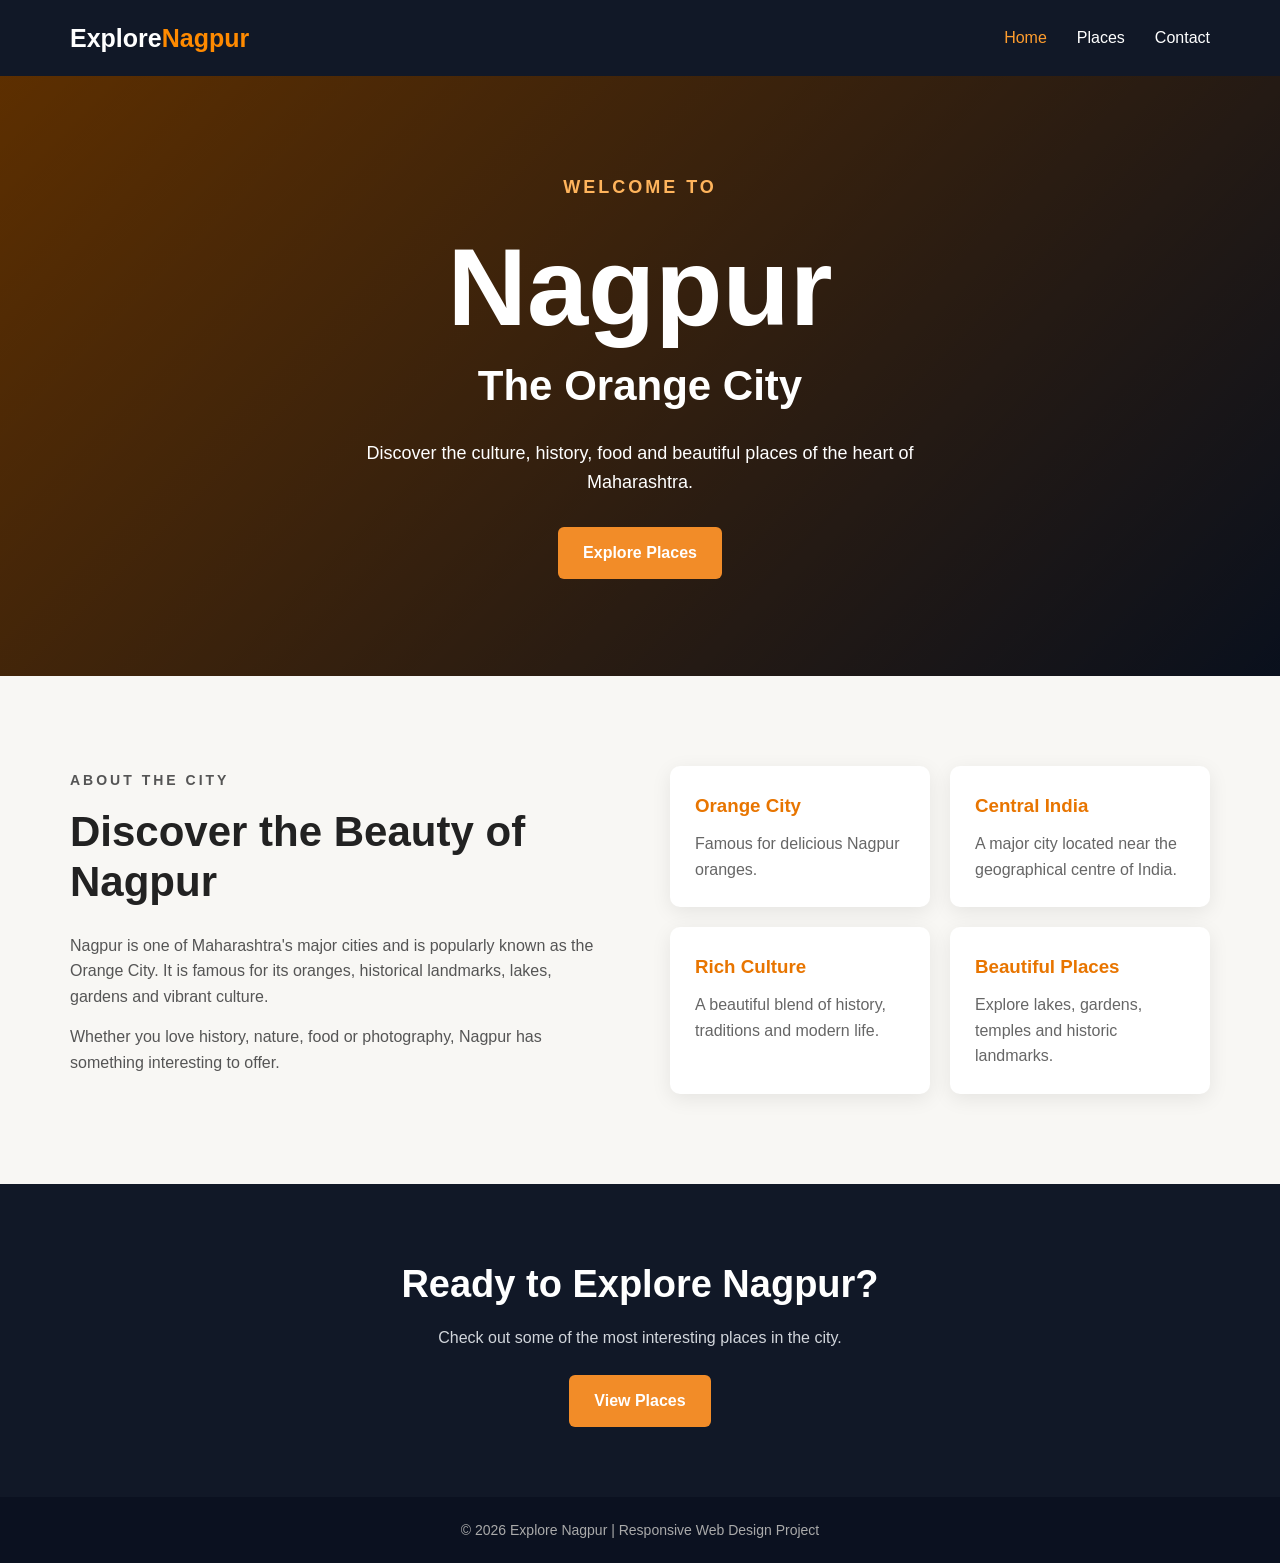
<file: index.html>
<!DOCTYPE html>
<html lang="en">
<head>
    <meta charset="UTF-8">
    <meta name="viewport" content="width=device-width, initial-scale=1.0">
    <title>Explore Nagpur | Home</title>
    <link rel="stylesheet" href="style.css">
</head>

<body>

<header>
    <nav class="navbar">
        <div class="logo">Explore<span>Nagpur</span></div>

        <ul class="nav-links">
            <li><a href="index.html" class="active">Home</a></li>
            <li><a href="places.html">Places</a></li>
            <li><a href="contact.html">Contact</a></li>
        </ul>
    </nav>
</header>

<main>

    <section class="hero">
        <div class="hero-content">
            <p class="small-title">WELCOME TO</p>
            <h1>Nagpur</h1>
            <h2>The Orange City</h2>
            <p>
                Discover the culture, history, food and beautiful places
                of the heart of Maharashtra.
            </p>

            <a href="places.html" class="btn">Explore Places</a>
        </div>
    </section>

    <section class="intro">
        <div class="intro-text">
            <p class="section-label">ABOUT THE CITY</p>
            <h2>Discover the Beauty of Nagpur</h2>

            <p>
                Nagpur is one of Maharashtra's major cities and is popularly
                known as the Orange City. It is famous for its oranges,
                historical landmarks, lakes, gardens and vibrant culture.
            </p>

            <p>
                Whether you love history, nature, food or photography,
                Nagpur has something interesting to offer.
            </p>
        </div>

        <div class="facts">
            <div class="fact-card">
                <h3>Orange City</h3>
                <p>Famous for delicious Nagpur oranges.</p>
            </div>

            <div class="fact-card">
                <h3>Central India</h3>
                <p>A major city located near the geographical centre of India.</p>
            </div>

            <div class="fact-card">
                <h3>Rich Culture</h3>
                <p>A beautiful blend of history, traditions and modern life.</p>
            </div>

            <div class="fact-card">
                <h3>Beautiful Places</h3>
                <p>Explore lakes, gardens, temples and historic landmarks.</p>
            </div>
        </div>
    </section>

    <section class="cta">
        <h2>Ready to Explore Nagpur?</h2>
        <p>Check out some of the most interesting places in the city.</p>
        <a href="places.html" class="btn">View Places</a>
    </section>

</main>

<footer>
    <p>© 2026 Explore Nagpur | Responsive Web Design Project</p>
</footer>

</body>
</html>
</file>
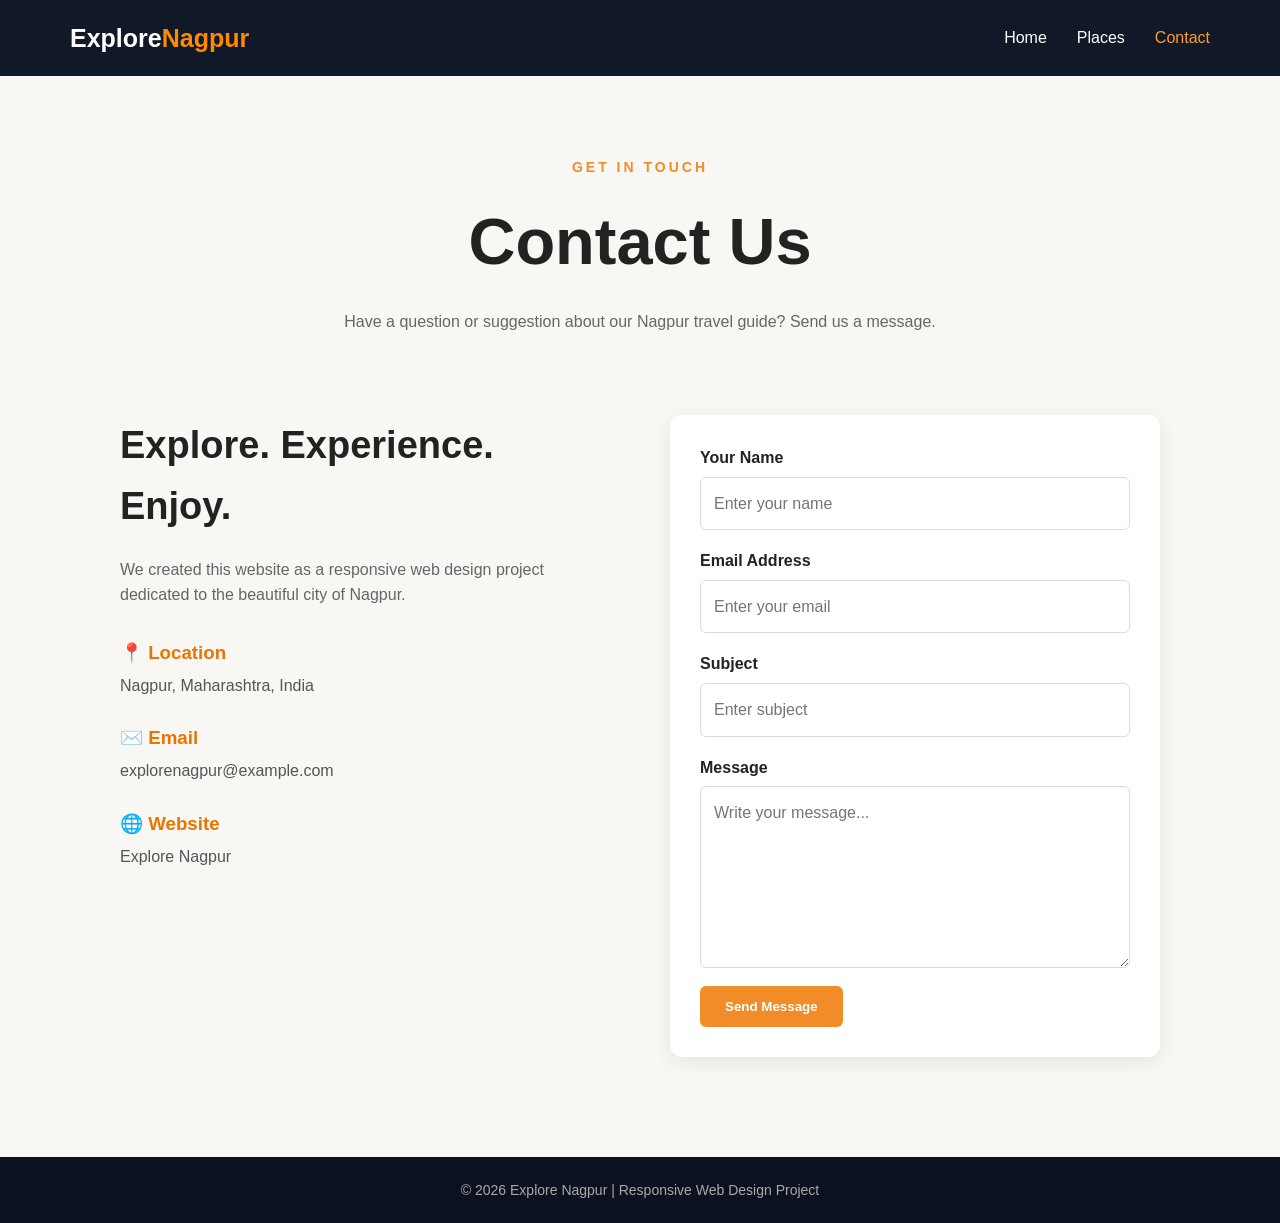
<file: contact.html>
<!DOCTYPE html>
<html lang="en">
<head>
    <meta charset="UTF-8">
    <meta name="viewport" content="width=device-width, initial-scale=1.0">
    <title>Explore Nagpur | Contact</title>
    <link rel="stylesheet" href="style.css">
</head>

<body>

<header>
    <nav class="navbar">
        <div class="logo">Explore<span>Nagpur</span></div>

        <ul class="nav-links">
            <li><a href="index.html">Home</a></li>
            <li><a href="places.html">Places</a></li>
            <li><a href="contact.html" class="active">Contact</a></li>
        </ul>
    </nav>
</header>

<main>

    <section class="page-header">
        <p class="section-label">GET IN TOUCH</p>
        <h1>Contact Us</h1>
        <p>
            Have a question or suggestion about our Nagpur travel guide?
            Send us a message.
        </p>
    </section>

    <section class="contact-section">

        <div class="contact-info">
            <h2>Explore. Experience. Enjoy.</h2>

            <p>
                We created this website as a responsive web design project
                dedicated to the beautiful city of Nagpur.
            </p>

            <div class="info-item">
                <h3>📍 Location</h3>
                <p>Nagpur, Maharashtra, India</p>
            </div>

            <div class="info-item">
                <h3>✉️ Email</h3>
                <p>explorenagpur@example.com</p>
            </div>

            <div class="info-item">
                <h3>🌐 Website</h3>
                <p>Explore Nagpur</p>
            </div>
        </div>

        <form class="contact-form">

            <label for="name">Your Name</label>
            <input
                type="text"
                id="name"
                placeholder="Enter your name"
                required
            >

            <label for="email">Email Address</label>
            <input
                type="email"
                id="email"
                placeholder="Enter your email"
                required
            >

            <label for="subject">Subject</label>
            <input
                type="text"
                id="subject"
                placeholder="Enter subject"
                required
            >

            <label for="message">Message</label>
            <textarea
                id="message"
                rows="6"
                placeholder="Write your message..."
                required
            ></textarea>

            <button type="submit" class="btn">Send Message</button>

        </form>

    </section>

</main>

<footer>
    <p>© 2026 Explore Nagpur | Responsive Web Design Project</p>
</footer>

</body>
</html>
</file>
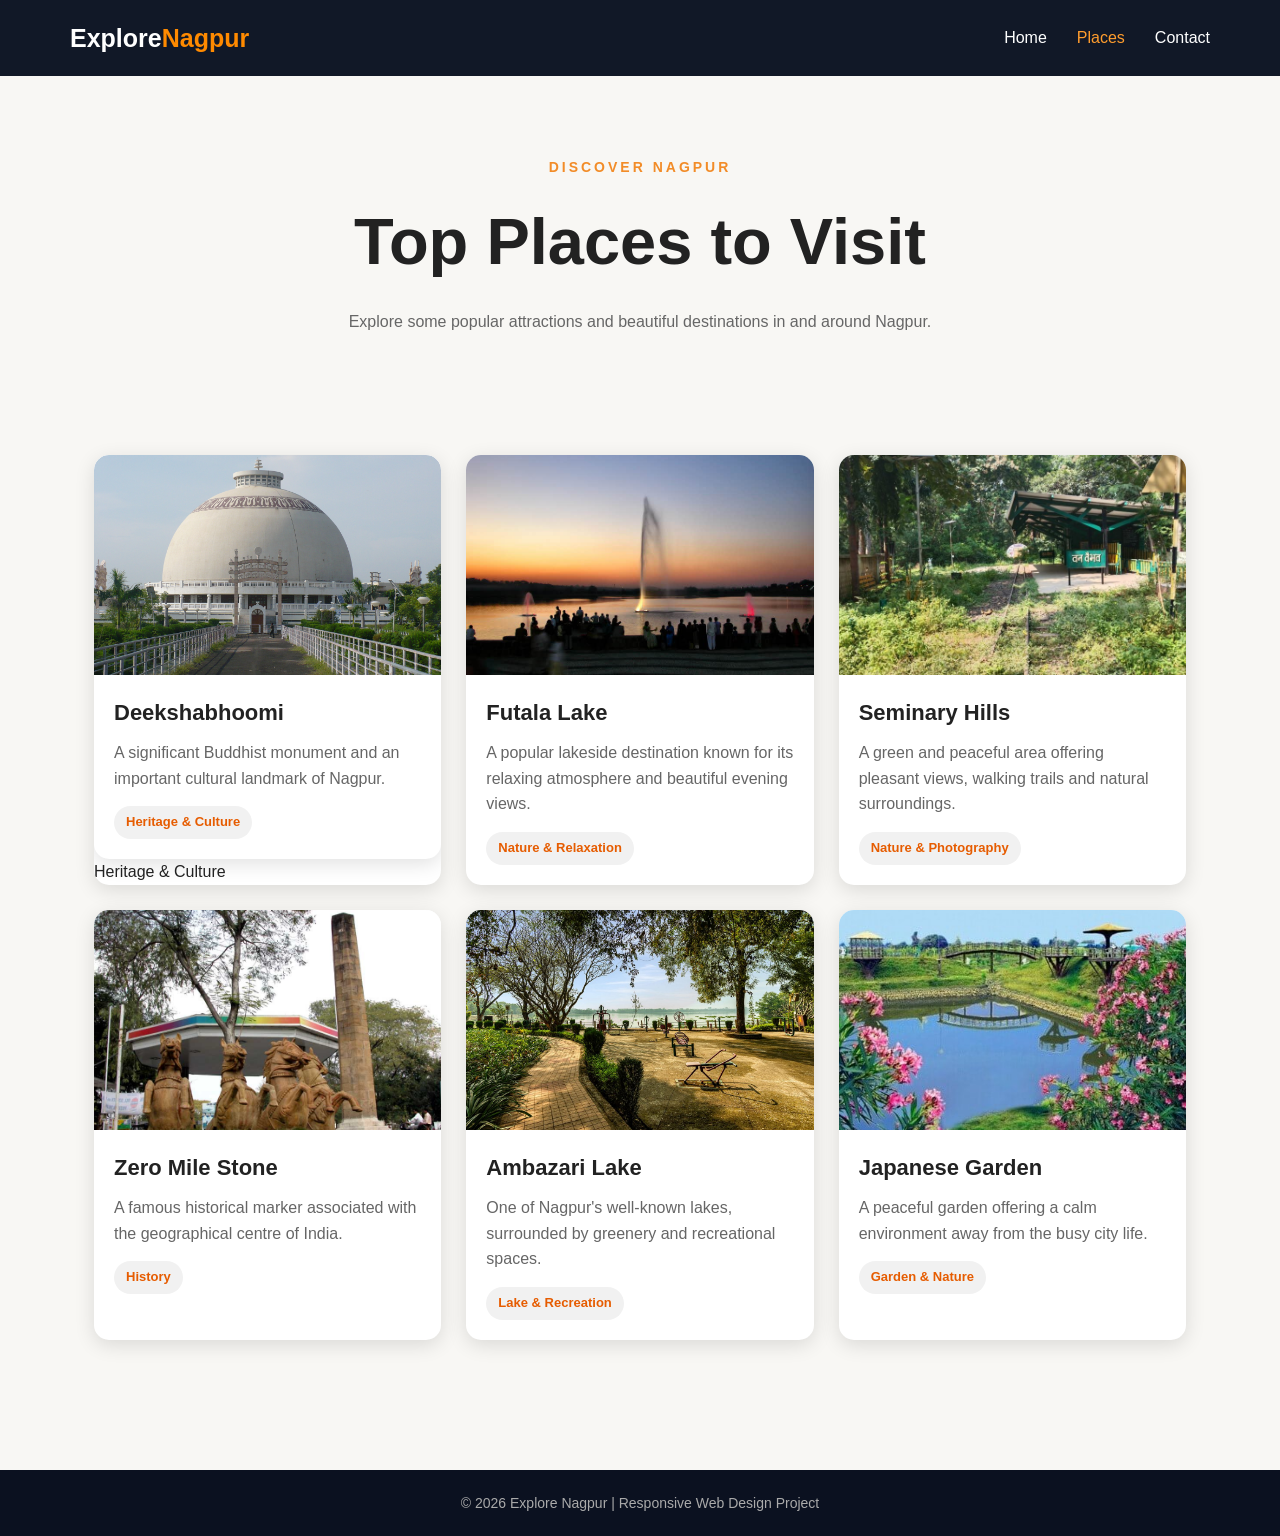
<file: places.html>
<!DOCTYPE html>
<html lang="en">
<head>
    <meta charset="UTF-8">
    <meta name="viewport" content="width=device-width, initial-scale=1.0">
    <title>Explore Nagpur | Places</title>
    <link rel="stylesheet" href="style.css">
</head>

<body>

<header>
    <nav class="navbar">
        <div class="logo">Explore<span>Nagpur</span></div>

        <ul class="nav-links">
            <li><a href="index.html">Home</a></li>
            <li><a href="places.html" class="active">Places</a></li>
            <li><a href="contact.html">Contact</a></li>
        </ul>
    </nav>
</header>

<main>

    <section class="page-header">
        <p class="section-label">DISCOVER NAGPUR</p>
        <h1>Top Places to Visit</h1>
        <p>
            Explore some popular attractions and beautiful destinations
            in and around Nagpur.
        </p>
    </section>

    <section class="places-container">

        <article class="place-card">
          <article class="place-card">
    <div class="place-image">
        <img src="./img/Dheekshabhoom.jpg" alt="Deekshabhoomi">
    </img>
    </div>

    <div class="place-content">
        <h2>Deekshabhoomi</h2>
        <p>A significant Buddhist monument and an important cultural landmark of Nagpur.</p>
        <span>Heritage & Culture</span>
    </div>
</article>

                <span>Heritage & Culture</span>
            </div>
        </article>

        <article class="place-card">
            <div class="place-image ">
                  <img src="./img/nagpur-futala-lake.jpg" alt="flute lake">
            </div>

            <div class="place-content">
                <h2>Futala Lake</h2>
                <p>
                    A popular lakeside destination known for its relaxing
                    atmosphere and beautiful evening views.
                </p>
                <span>Nature & Relaxation</span>
            </div>
        </article>

        <article class="place-card">
            <div class="place-image">
  <img src="./img/3lji0i-Seminary-Hills-Balodyan-Vanbala-780x470.jpg" alt="seminar">
            
            </div>

            <div class="place-content">
                <h2>Seminary Hills</h2>
                <p>
                    A green and peaceful area offering pleasant views,
                    walking trails and natural surroundings.
                </p>
                <span>Nature & Photography</span>
            </div>
        </article>

        <article class="place-card">
            <div class="place-image ">
                  <img src="./img/Zero_mile_nagpur.jpg" alt="Deekshabhoomi">
            </div>

            <div class="place-content">
                <h2>Zero Mile Stone</h2>
                <p>
                    A famous historical marker associated with the
                    geographical centre of India.
                </p>
                <span>History</span>
            </div>
        </article>

        <article class="place-card">
            <div class="place-image ">
                  <img src="./img/ambazari-lake-&-garden-nagpur.jfif" alt="ambazari">
            </div>

            <div class="place-content">
                <h2>Ambazari Lake</h2>
                <p>
                    One of Nagpur's well-known lakes, surrounded by
                    greenery and recreational spaces.
                </p>
                <span>Lake & Recreation</span>
            </div>
        </article>

        <article class="place-card">
            <div class="place-image ">
                  <img src="./img/japanese-rose-garden-nagpur.jpg" alt="Japanese">
            </div>

            <div class="place-content">
                <h2>Japanese Garden</h2>
                <p>
                    A peaceful garden offering a calm environment away
                    from the busy city life.
                </p>
                <span>Garden & Nature</span>
            </div>
        </article>

    </section>

</main>

<footer>
    <p>© 2026 Explore Nagpur | Responsive Web Design Project</p>
</footer>

</body>
</html>
</file>
<file: style.css>
/* =========================
   RESET
========================= */

* {
    margin: 0;
    padding: 0;
    box-sizing: border-box;
}

html {
    scroll-behavior: smooth;
}

body {
    font-family: Arial, Helvetica, sans-serif;
    background: #f8f7f4;
    color: #222;
    line-height: 1.6;
}

a {
    text-decoration: none;
}

img {
    max-width: 100%;
    display: block;
}

/* =========================
   NAVBAR
========================= */

header {
    background: #111827;
}

.navbar {
    max-width: 1200px;
    margin: auto;
    padding: 18px 30px;

    display: flex;
    justify-content: space-between;
    align-items: center;
}

.logo {
    color: white;
    font-size: 25px;
    font-weight: bold;
}

.logo span {
    color: #ff8a00;
}

.nav-links {
    display: flex;
    gap: 30px;
    list-style: none;
}

.nav-links a {
    color: white;
    font-weight: 500;
    transition: 0.3s;
}

.nav-links a:hover,
.nav-links .active {
    color: #ff9d2e;
}

/* =========================
   HERO
========================= */

.hero {
    min-height: 600px;

    background:
        linear-gradient(
            rgba(0, 0, 0, 0.60),
            rgba(0, 0, 0, 0.60)
        ),
        linear-gradient(135deg, #e87500, #182848);

    display: flex;
    align-items: center;
    justify-content: center;

    text-align: center;
    color: white;
    padding: 40px 20px;
}

.hero-content {
    max-width: 750px;
}

.small-title,
.section-label {
    color: #f28c28;
    font-size: 14px;
    font-weight: bold;
    letter-spacing: 3px;
    margin-bottom: 12px;
}

.hero .small-title {
    color: #ffb45c;
}

.hero h1 {
    font-size: clamp(60px, 10vw, 110px);
    line-height: 1;
    margin-bottom: 10px;
}

.hero h2 {
    font-size: clamp(25px, 4vw, 42px);
    margin-bottom: 20px;
}

.hero p {
    font-size: 18px;
    max-width: 600px;
    margin: 0 auto 30px;
}

/* =========================
   BUTTON
========================= */

.btn {
    display: inline-block;
    border: none;
    background: #f28c28;
    color: white;

    padding: 13px 25px;
    border-radius: 6px;

    font-weight: bold;
    cursor: pointer;

    transition: 0.3s;
}

.btn:hover {
    background: #d96e08;
    transform: translateY(-2px);
}

/* =========================
   INTRO
========================= */

.intro {
    max-width: 1200px;
    margin: auto;
    padding: 90px 30px;

    display: grid;
    grid-template-columns: 1fr 1fr;
    gap: 60px;
    align-items: center;
}

.intro-text h2 {
    font-size: 42px;
    line-height: 1.2;
    margin-bottom: 25px;
}

.intro-text p {
    margin-bottom: 15px;
    color: #555;
}

.facts {
    display: grid;
    grid-template-columns: 1fr 1fr;
    gap: 20px;
}

.fact-card {
    background: white;
    padding: 25px;
    border-radius: 10px;

    box-shadow: 0 5px 20px rgba(0, 0, 0, 0.08);

    transition: 0.3s;
}

.fact-card:hover {
    transform: translateY(-6px);
}

.fact-card h3 {
    margin-bottom: 10px;
    color: #e87500;
}

.fact-card p {
    color: #666;
}

/* =========================
   CTA
========================= */

.cta {
    background: #111827;
    color: white;
    text-align: center;
    padding: 70px 20px;
}

.cta h2 {
    font-size: 38px;
    margin-bottom: 10px;
}

.cta p {
    margin-bottom: 25px;
    color: #d1d5db;
}

/* =========================
   PAGE HEADER
========================= */

.page-header {
    text-align: center;
    padding: 80px 20px 60px;
}

.page-header h1 {
    font-size: clamp(40px, 6vw, 65px);
    margin-bottom: 15px;
}

.page-header > p:last-child {
    max-width: 650px;
    margin: auto;
    color: #666;
}

/* =========================
   PLACES
========================= */

.places-container {
    max-width: 1200px;
    margin: auto;
    padding: 20px 30px 90px;

    display: grid;
    grid-template-columns: repeat(3, 1fr);
    gap: 25px;
}

.place-card {
    background: white;
    border-radius: 12px;
    overflow: hidden;

    box-shadow: 0 5px 20px rgba(0, 0, 0, 0.08);

    transition: 0.3s;
}

.place-card:hover {
    transform: translateY(-8px);
    box-shadow: 0 12px 30px rgba(0, 0, 0, 0.15);
}

.place-image {
    height: 190px;

    display: flex;
    align-items: center;
    justify-content: center;

    color: white;
    font-size: 50px;
    font-weight: bold;
}

.orange-bg {
    background: linear-gradient(135deg, #ff8a00, #e52e71);
}

.blue-bg {
    background: linear-gradient(135deg, #2193b0, #6dd5ed);
}

.green-bg {
    background: linear-gradient(135deg, #11998e, #38ef7d);
}

.purple-bg {
    background: linear-gradient(135deg, #654ea3, #eaafc8);
}

.red-bg {
    background: linear-gradient(135deg, #cb2d3e, #ef473a);
}

.yellow-bg {
    background: linear-gradient(135deg, #f7971e, #ffd200);
}

.place-content {
    padding: 25px;
}

.place-content h2 {
    margin-bottom: 10px;
}

.place-content p {
    color: #666;
    margin-bottom: 18px;
}

.place-content span {
    display: inline-block;
    background: #fff0df;
    color: #d96e08;

    padding: 6px 12px;
    border-radius: 20px;

    font-size: 13px;
    font-weight: bold;
}

/* =========================
   CONTACT
========================= */

.contact-section {
    max-width: 1100px;
    margin: auto;
    padding: 20px 30px 100px;

    display: grid;
    grid-template-columns: 1fr 1fr;
    gap: 60px;
}

.contact-info h2 {
    font-size: 38px;
    margin-bottom: 20px;
}

.contact-info > p {
    color: #666;
    margin-bottom: 30px;
}

.info-item {
    margin-bottom: 25px;
}

.info-item h3 {
    margin-bottom: 5px;
    color: #e87500;
}

.info-item p {
    color: #555;
}

.contact-form {
    background: white;
    padding: 30px;
    border-radius: 12px;

    box-shadow: 0 5px 20px rgba(0, 0, 0, 0.08);

    display: flex;
    flex-direction: column;
}

.contact-form label {
    margin-bottom: 6px;
    font-weight: bold;
}

.contact-form input,
.contact-form textarea {
    width: 100%;
    padding: 13px;

    border: 1px solid #ddd;
    border-radius: 6px;

    margin-bottom: 18px;

    font: inherit;
}

.contact-form input:focus,
.contact-form textarea:focus {
    outline: 2px solid #f28c28;
    border-color: transparent;
}

.contact-form textarea {
    resize: vertical;
}

.contact-form .btn {
    align-self: flex-start;
}

/* =========================
   FOOTER
========================= */

footer {
    background: #0b1120;
    color: #aaa;
    text-align: center;
    padding: 22px 15px;
    font-size: 14px;
}



/* =========================
   TABLET RESPONSIVE
========================= */

@media (max-width: 900px) {

    .intro {
        grid-template-columns: 1fr;
        gap: 40px;
    }

    .places-container {
        grid-template-columns: repeat(2, 1fr);
    }

    .contact-section {
        grid-template-columns: 1fr;
        gap: 40px;
    }
}
.places-container {
    width: 90%;
    max-width: 1200px;
    margin: 40px auto;
    display: grid;
    grid-template-columns: repeat(3, 1fr);
    gap: 25px;
}

.place-card {
    background: #fff;
    border-radius: 15px;
    overflow: hidden;
    box-shadow: 0 5px 20px rgba(0, 0, 0, 0.12);
    transition: 0.3s ease;
}

.place-card:hover {
    transform: translateY(-8px);
    box-shadow: 0 10px 30px rgba(0, 0, 0, 0.18);
}

.place-image {
    width: 100%;
    height: 220px;
    overflow: hidden;
}

.place-image img {
    width: 100%;
    height: 100%;
    object-fit: cover;
    display: block;
    transition: transform 0.4s ease;
}

.place-card:hover .place-image img {
    transform: scale(1.08);
}

.place-content {
    padding: 20px;
}

.place-content h2 {
    margin: 0 0 10px;
    color: #222;
    font-size: 22px;
}

.place-content p {
    color: #666;
    line-height: 1.6;
    margin-bottom: 15px;
}

.place-content span {
    display: inline-block;
    background: #f1f1f1;
    color: #e65c00;
    padding: 6px 12px;
    border-radius: 20px;
    font-size: 13px;
    font-weight: 600;
}

/* Tablet */
@media (max-width: 900px) {
    .places-container {
        grid-template-columns: repeat(2, 1fr);
    }
}

/* Mobile */
@media (max-width: 600px) {
    .places-container {
        grid-template-columns: 1fr;
        width: 92%;
    }

    .place-image {
        height: 200px;
    }
}

/* =========================
   MOBILE RESPONSIVE
========================= */

@media (max-width: 600px) {

    .navbar {
        flex-direction: column;
        gap: 15px;
        padding: 18px 15px;
    }

    .nav-links {
        gap: 18px;
        flex-wrap: wrap;
        justify-content: center;
    }

    .hero {
        min-height: 500px;
    }

    .hero p {
        font-size: 16px;
    }

    .intro {
        padding: 60px 20px;
    }

    .intro-text h2 {
        font-size: 32px;
    }

    .facts {
        grid-template-columns: 1fr;
    }

    .cta h2 {
        font-size: 30px;
    }

    .page-header {
        padding: 60px 20px 40px;
    }

    .places-container {
        grid-template-columns: 1fr;
        padding: 10px 20px 60px;
    }

    .contact-section {
        padding: 10px 20px 60px;
    }

    .contact-info h2 {
        font-size: 30px;
    }

    .contact-form {
        padding: 22px;
    }

    footer {
        font-size: 12px;
    }
}
@media (max-width: 900px) {
    /* Tablet */
}

@media (max-width: 600px) {
    /* Mobile */
}
</file>
